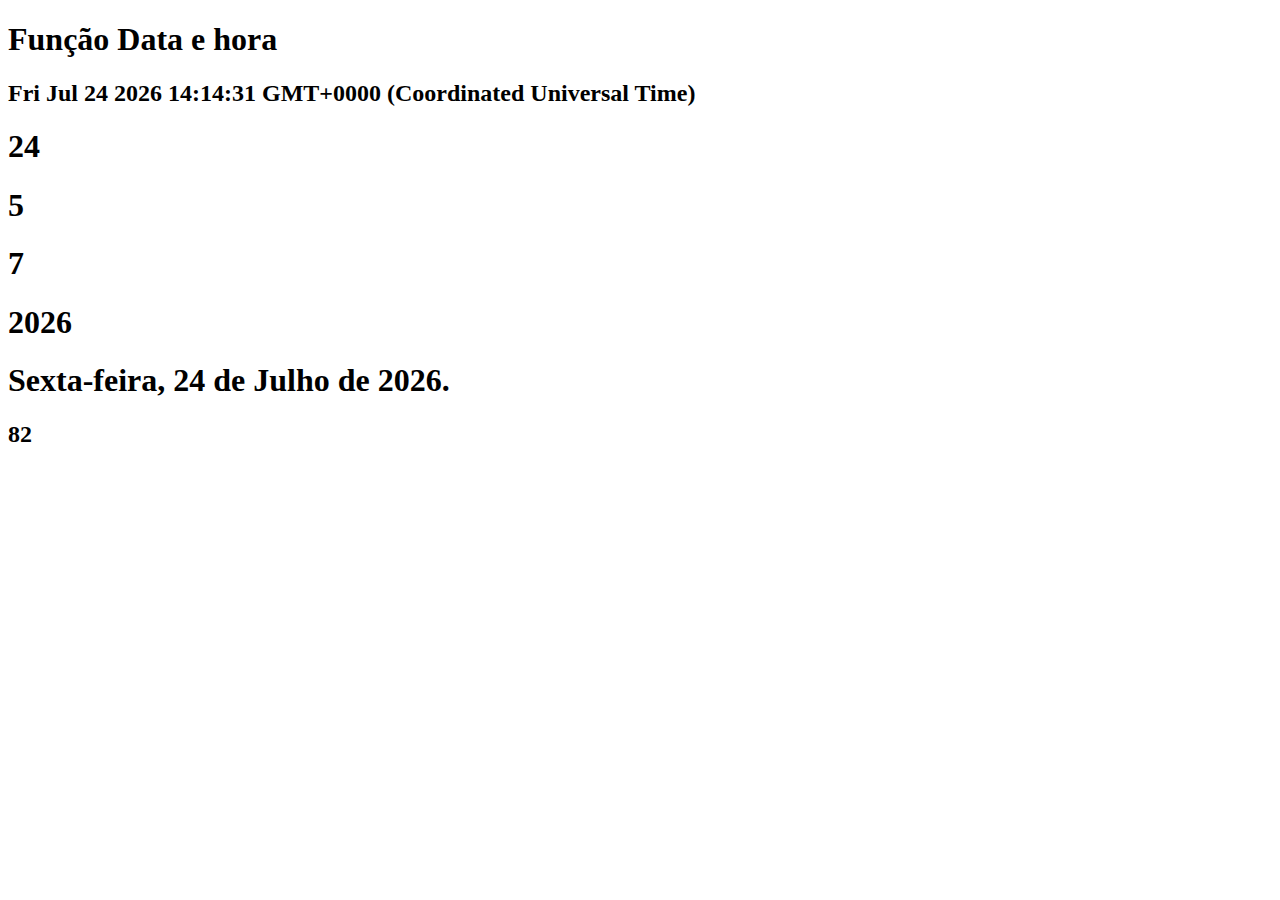
<file: index.html>
<!DOCTYPE html>
<html lang="en">
<head>
    <meta charset="UTF-8">
    <meta name="viewport" content="width=device-width, initial-scale=1.0">
    <title>Document</title>
</head>
<body>
    <h1>Função Data e hora</h1>
    <h2 id="horario"></h2>
    <h1 id="dia-data"></h1>
    <h1 id="dia">dia</h1>
    <h1 id="mes">mes</h1>
    <h1 id="ano">ano</h1>
    <h1 id="data-format">ano</h1>
    <h2 id="random"></h2>

    <script src="script.js"></script>
</body>
</html>
</file>
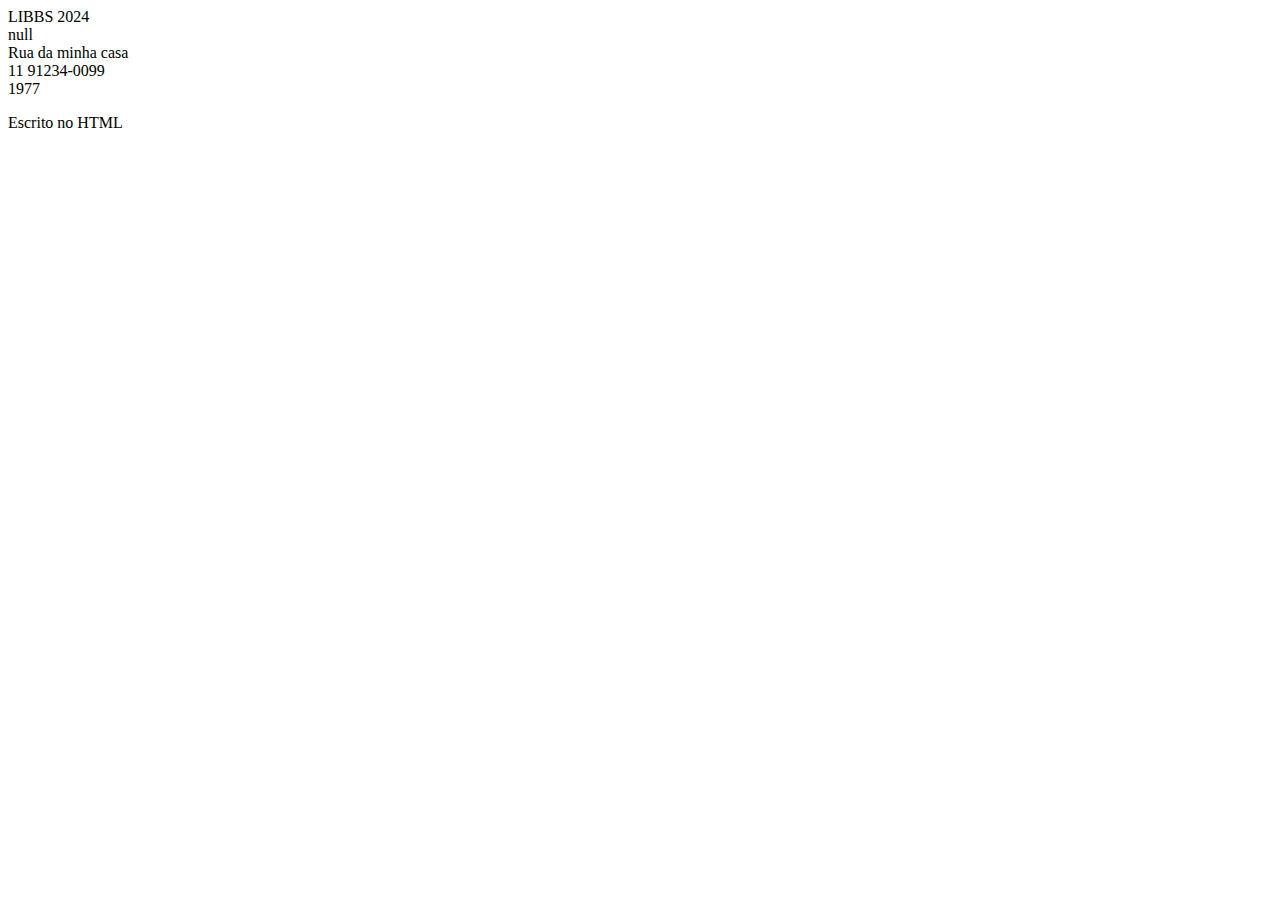
<file: aula-01/index.html>
<!DOCTYPE html>
<html lang="en">
  <head>
    <meta charset="UTF-8" />
    <meta name="viewport" content="width=device-width, initial-scale=1.0" />
    <title>Document</title>

    <script>
      /*
        Isto é um comentário...
        Projeto para as aulas do turma
        */
      //Também é um comentário
      document.write("LIBBS 2024" + "<br>");

      var nome;
      var endereco = "Rua da minha casa";
      var telefone = "11 91234-0099";
      var studing;
      const anoNascimento = 1977;

      //Mostrar msg e pegar uma informação
      nome = prompt("Qual o seu nome?");

      studing = confirm("Está estudando no momento?");
      console.log(typeof anoNascimento);
      console.log(typeof telefone);

      console.log(1 === "1");
      if (studing) {
        alert("Parabéns!!!");
      } else {
        alert("Vamos estudar...");
      }

      document.write(nome + "<br>");
      document.write(endereco + "<br>");
      document.write(telefone + "<br>");
      document.write(anoNascimento + "<br>");

      console.log("Estou aqui...");

      //Mostrar uma mensagem
      //   alert("Você chegou aqui...")
    </script>
  </head>
  <body>
    <p>Escrito no HTML</p>
  </body>
</html>
</file>
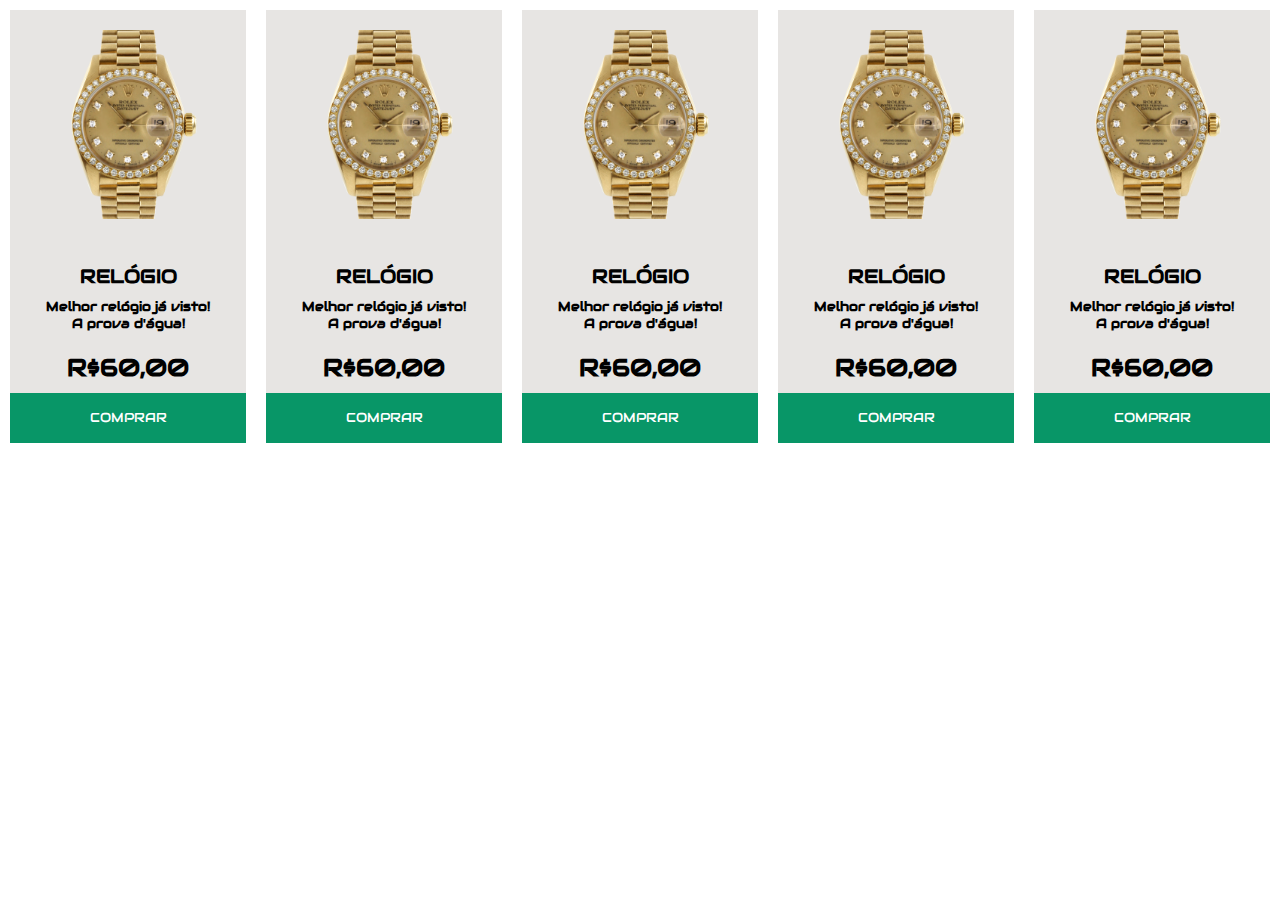
<file: aula-02/index.html>
<!DOCTYPE html>
<html lang="en">
  <head>
    <meta charset="UTF-8" />
    <meta name="viewport" content="width=device-width, initial-scale=1.0" />
    <link rel="stylesheet" href="style.css" />
    <link
      rel="stylesheet"
      href="https://fonts.googleapis.com/css?family=Audiowide"
    />

    <title>Document</title>
  </head>
  <body>
    <div id="container" class="container"></div>

    <script src="./script.js"></script>
  </body>
</html>
</file>
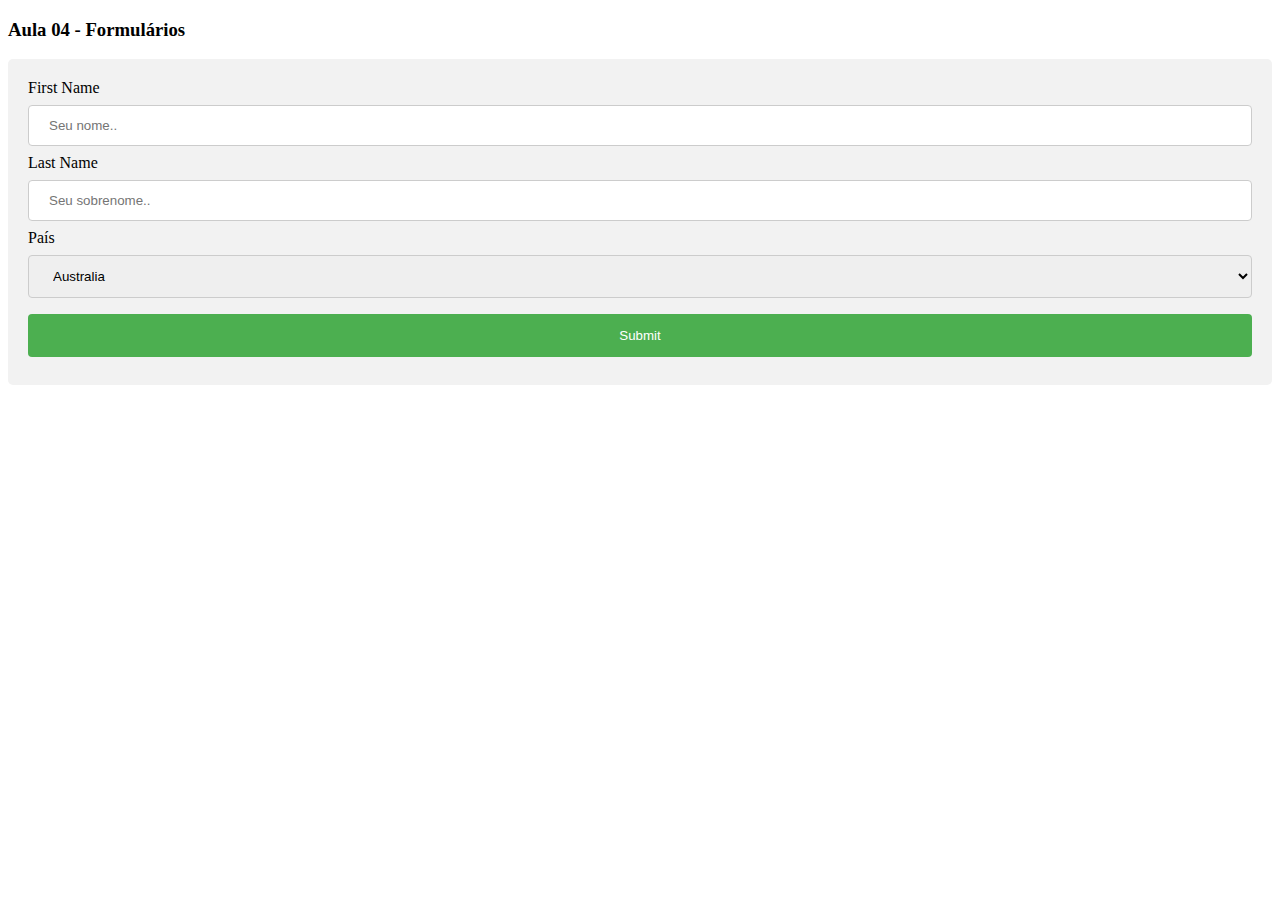
<file: aula-04/index.html>
<!DOCTYPE html>
<html lang="en">
<head>
    <meta charset="UTF-8">
    <meta name="viewport" content="width=device-width, initial-scale=1.0">
    <link rel="stylesheet" href="style.css">
    <title>Forms</title>
</head>
<body>
    <h3>Aula 04 - Formulários</h3>

<div>
  <form>
    <label for="fname">First Name</label>
    <input type="text" id="fname" name="firstname" placeholder="Seu nome..">

    <label for="lname">Last Name</label>
    <input type="text" id="lname" name="lastname" placeholder="Seu sobrenome..">

    <label for="country">País</label>
    <select id="country" name="country">
      <option value="australia">Australia</option>
      <option value="canada">Canada</option>
      <option value="usa">USA</option>
    </select>
  
    <input type="submit" value="Submit">
  </form>
</div>
</body>
</html>
</file>
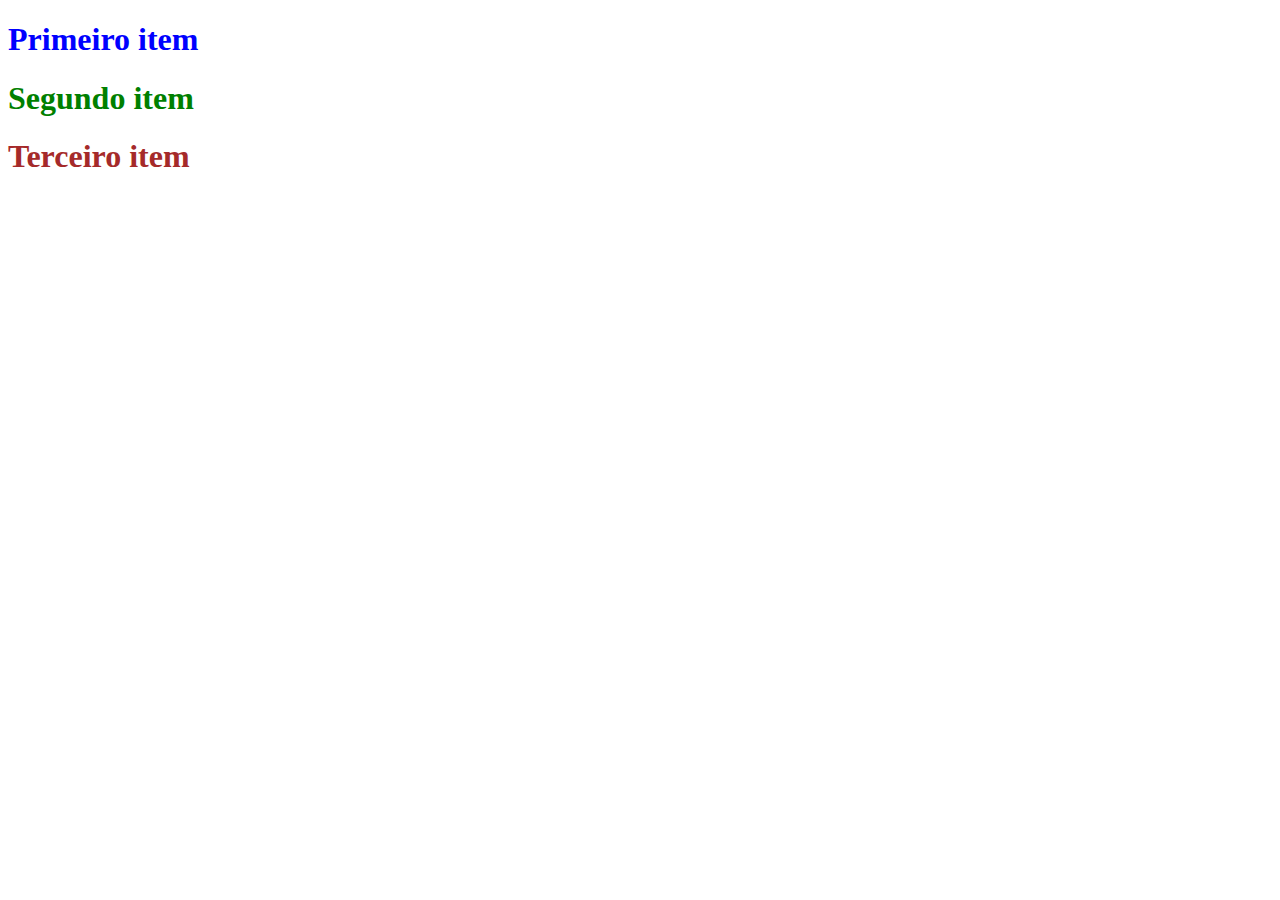
<file: aula-06/index.html>
<!DOCTYPE html>
<html lang="en">
<head>
    <meta charset="UTF-8">
    <meta name="viewport" content="width=device-width, initial-scale=1.0">
    <link rel="stylesheet" href="style.css">
    <title>Document</title>
</head>
<body>

    <main id="principal">

    </main>
    
    <script src="script.js"></script>
</body>
</html>
</file>
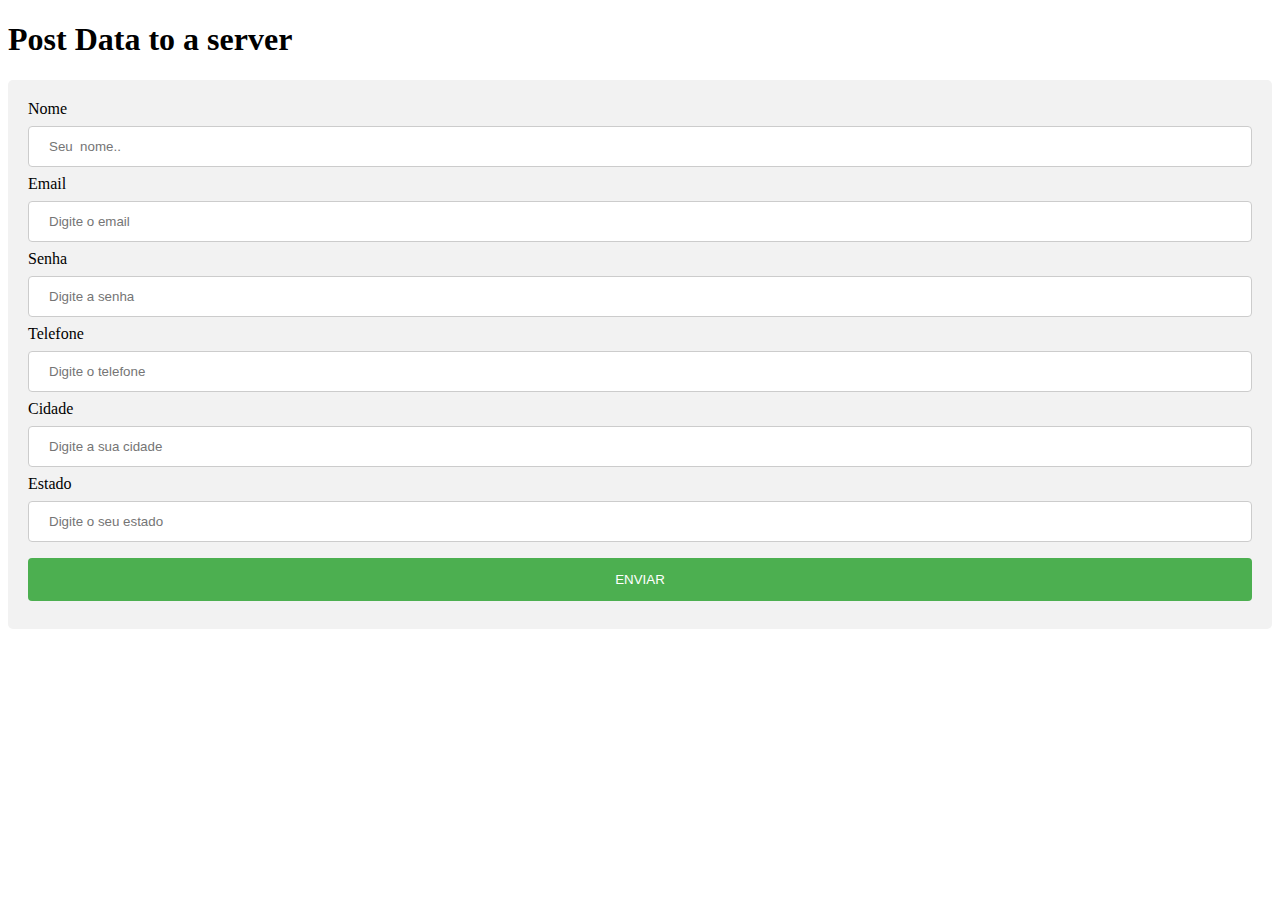
<file: aula-08/index.html>
<!DOCTYPE html>
<html lang="en">
<head>
    <meta charset="UTF-8">
    <meta name="viewport" content="width=device-width, initial-scale=1.0">
    <link rel="stylesheet" href="style.css">
    <title>POST Data to a server</title>
</head>
<body>
    <h1>Post Data to a server</h1>

    <div>
        <form id="form" method="post">
          <label for="name">Nome</label>
          <input type="text" id="name" name="name" placeholder="Seu  nome..">

          <label for="email">Email</label>
          <input type="text" id="email" name="email" placeholder="Digite o email">

          <label for="password">Senha</label>
          <input type="text" id="password" name="password" placeholder="Digite a senha">

          <label for="phone">Telefone</label>
          <input type="text" id="phone" name="phone" placeholder="Digite o telefone">

          <label for="city">Cidade</label>
          <input type="text" id="city" name="city" placeholder="Digite a sua cidade">

          <label for="state">Estado</label>
          <input type="text" id="state" name="state" placeholder="Digite o seu estado">
      
              
          <input type="submit" value="ENVIAR">
        </form>
      </div>
    
    <script src="script.js"></script>
</body>
</html>
</file>
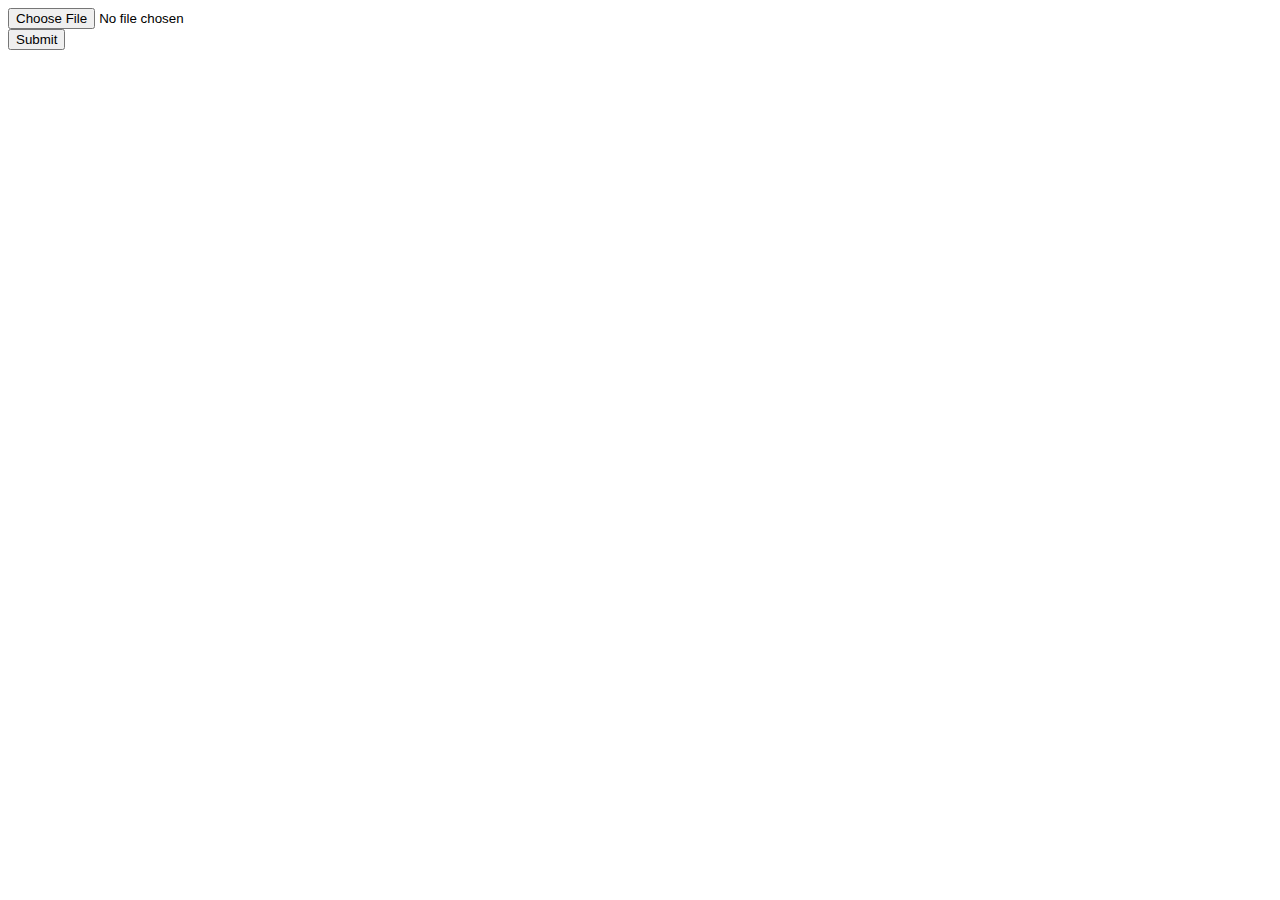
<file: aula-09/index.html>
<!DOCTYPE html>
<html lang="en">
  <head>
    <meta charset="UTF-8" />
    <meta name="viewport" content="width=device-width, initial-scale=1.0" />
    <title>Document</title>
  </head>
  <body>
    <form action="" method="post" enctype="multipart/form-data">
      <input type="file" name="image" id="image" /><br />
      <input type="submit" name="submit" value="Submit" id="btn"/>
    </form>
    <script src="script.js"></script>
  </body>
</html>
</file>
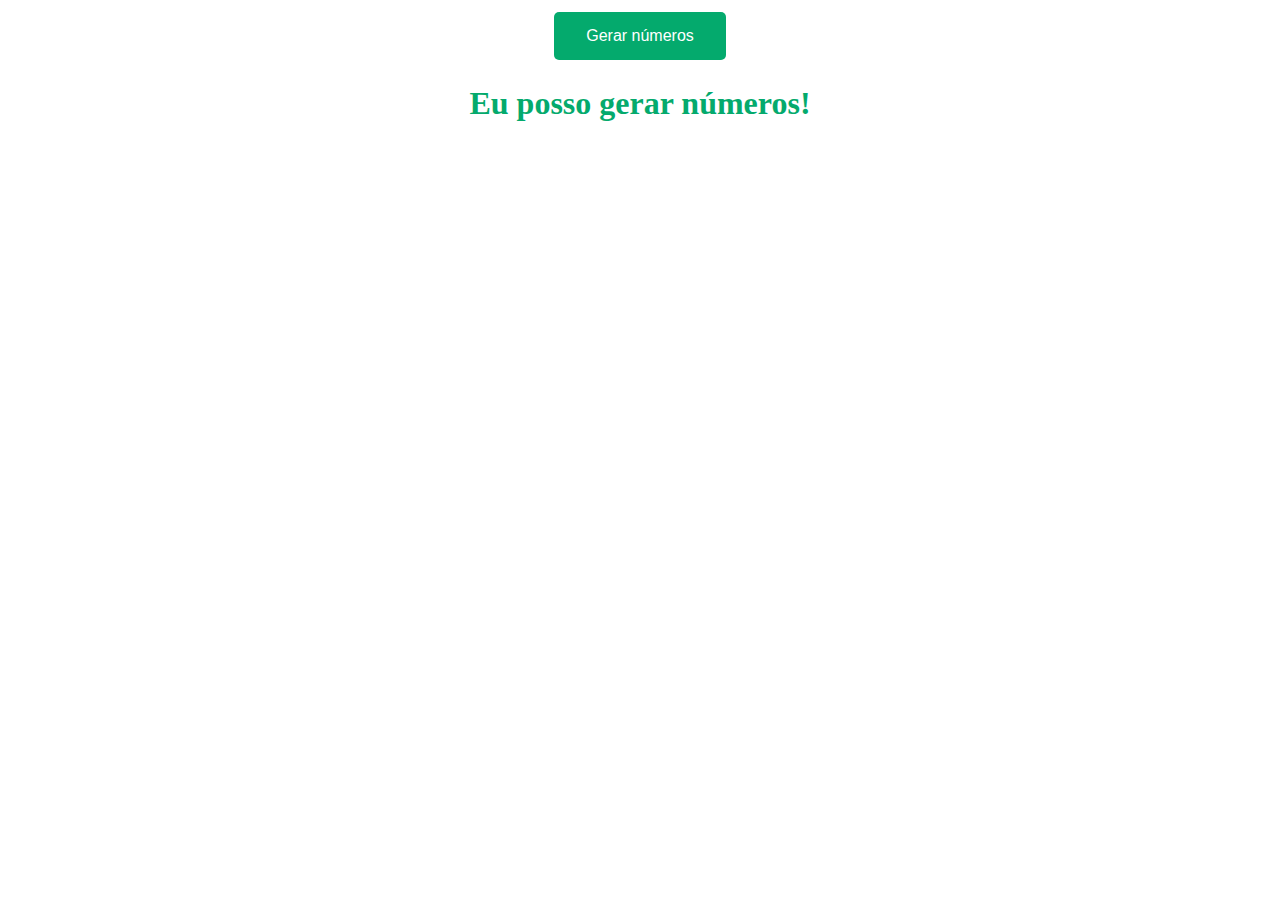
<file: aula-05/atividade1/index.html>
<!DOCTYPE html>
<html lang="en">

<head>
    <meta charset="UTF-8">
    <meta name="viewport" content="width=device-width, initial-scale=1.0">
    <link rel="stylesheet" href="style.css">
    <title>Document</title>
</head>

<body>
    <main>
        <button class="button button2" id="start">Gerar números</button>
        <h1>Eu posso gerar números!</h1>
        <div class="grid-container" id="grid">

        </div>
    </main>



    <script src="script.js"></script>
</body>

</html>
</file>
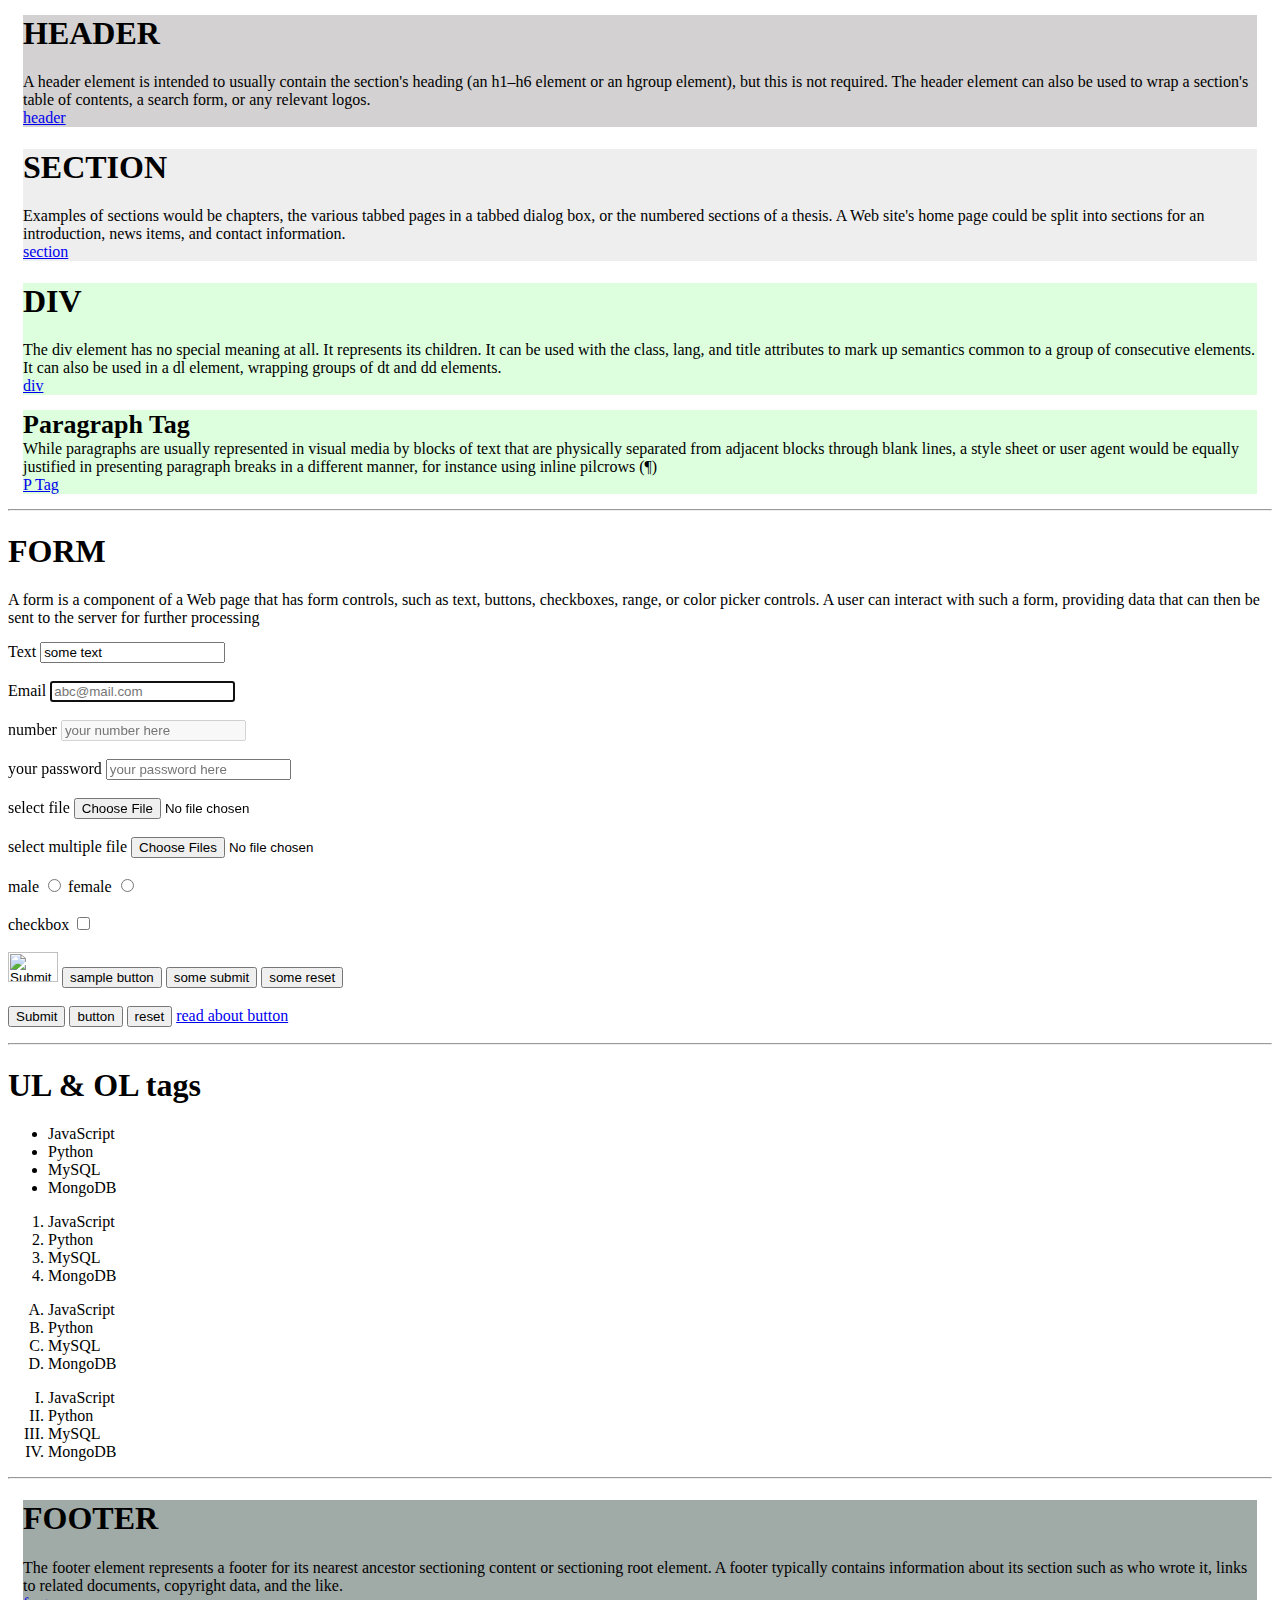
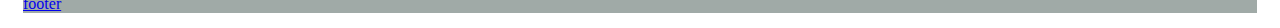
<file: aula-03/001.html>
<html lang="en">

<head>
    <meta charset="UTF-8">
    <meta name="viewport" content="width=device-width, initial-scale=1.0">
    <title>HTML & HTML-Forms</title>
   <link rel="stylesheet" href="style.css">
</head>

<body>
    <header>
        <h1>
            HEADER
        </h1>
        A header element is intended to usually contain the section's heading (an h1–h6 element or an hgroup element),
        but this is not required. The header element can also be used to wrap a section's table of contents, a search
        form, or any relevant logos. <br>
        <a href="https://html.spec.whatwg.org/multipage/sections.html#the-header-element" target="_blank">header</a>
    </header>

    <section>
        <h1>SECTION</h1>
        Examples of sections would be chapters, the various tabbed pages in a tabbed dialog box, or the numbered
        sections of a thesis. A Web site's home page could be split into sections for an introduction, news items, and
        contact information. <br>
        <a href="https://html.spec.whatwg.org/multipage/sections.html#the-section-element" target="_blank">section</a>
    </section>

    <div>
        <h1>DIV</h1>
        The div element has no special meaning at all. It represents its children. It can be used with the class, lang,
        and title attributes to mark up semantics common to a group of consecutive elements. It can also be used in a dl
        element, wrapping groups of dt and dd elements. <br>
        <a href="https://html.spec.whatwg.org/multipage/grouping-content.html#the-div-element" target="_blank">div</a>
    </div>

    <p>
        <span>Paragraph Tag</span><br>
        While paragraphs are usually represented in visual media by blocks of text that are physically separated from
        adjacent blocks through blank lines, a style sheet or user agent would be equally justified in presenting
        paragraph breaks in a different manner, for instance using inline pilcrows (¶) <br>
        <a href="https://html.spec.whatwg.org/multipage/grouping-content.html#the-p-element" target="_blank">P Tag</a>
    </p>
    <hr>
    <p>
    <h1>FORM</h1>
    A form is a component of a Web page that has form controls, such as text, buttons, checkboxes, range, or color
    picker controls. A user can interact with such a form, providing data that can then be sent to the server for
    further processing
    </p>
    <form autocomplete="off">
        <label for="text">Text</label>
        <input type="text" name="text" id="text" value="some text" placeholder="your text here" required
            minlength="3"><br><br>
        <label for="email">Email</label>
        <input type="email" name="email" id="email" placeholder="abc@mail.com" autofocus autocomplete="on"><br><br>
        <label for="number">number</label>
        <input type="number" name="number" id="number" value="some number" placeholder="your number here"
            disabled><br><br>
        <label for="password">your password</label>
        <input type="password" name="password" id="password" placeholder="your password here" maxlength="5"><br><br>
        <label for="file">select file</label>
        <input type="file" name="file" id="file" placeholder="your file here"><br><br>
        <label for="file">select multiple file</label>
        <input type="file" name="file" id="file" placeholder="your file here" multiple><br><br>
        <label for="male">male</label>
        <input type="radio" name="radio" id="male" value="Male">
        <label for="female">female</label>
        <input type="radio" name="radio" id="female" value="Female"><br><br>
        <label for="checkbox">checkbox</label>
        <input type="checkbox" name="checkbox" id="checkbox" value="check"><br><br>

        <input type="image" src="https://www.freelogodesign.org/Content/img/logo-samples/flooop.png" name="img" id="img"
            height="30" width="50">
        <input type="button" name="button" id="button" value="sample button">
        <input type="submit" name="submit" id="submit" value="some submit">
        <input type="reset" name="reset" id="reset" value="some reset"><br><br>

        <button type="submit">Submit</button>
        <button>button</button>
        <button type="reset">reset</button>
        <a href="http://particletree.com/features/rediscovering-the-button-element/" target="_blank">read about
            button</a>
    </form>
    <hr>
    <h1>UL & OL tags</h1>
    <ul>
        <li>JavaScript</li>
        <li>Python</li>
        <li>MySQL</li>
        <li>MongoDB</li>
    </ul>

    <ol type="1">
        <li>JavaScript</li>
        <li>Python</li>
        <li>MySQL</li>
        <li>MongoDB</li>
    </ol>

    <ol type="A">
        <li>JavaScript</li>
        <li>Python</li>
        <li>MySQL</li>
        <li>MongoDB</li>
    </ol>

    <ol type="I">
        <li>JavaScript</li>
        <li>Python</li>
        <li>MySQL</li>
        <li>MongoDB</li>
    </ol>



    <hr>
    <footer>
        <h1>
            FOOTER
        </h1>
        The footer element represents a footer for its nearest ancestor sectioning content or sectioning root element. A
        footer typically contains information about its section such as who wrote it, links to related documents,
        copyright data, and the like. <br>
        <a href="https://html.spec.whatwg.org/multipage/sections.html#the-footer-element" target="_blank">footer</a>
    </footer>

    <script src="js001.js"></script>
</body>

</html>
</file>
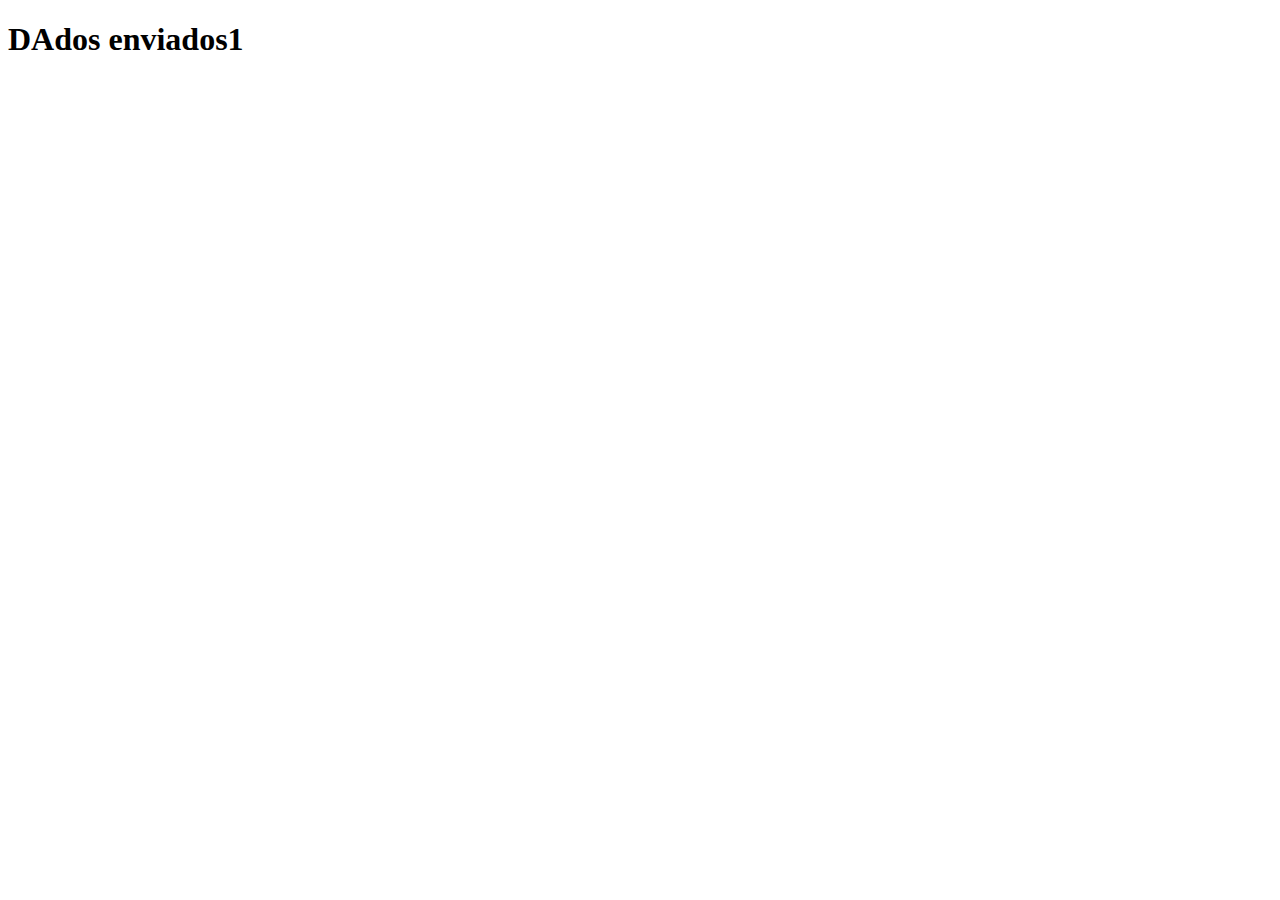
<file: aula-04/final.html>
<!DOCTYPE html>
<html lang="en">
<head>
    <meta charset="UTF-8">
    <meta name="viewport" content="width=device-width, initial-scale=1.0">
    <title>Document</title>
</head>
<body>
    <h1>DAdos enviados1</h1>
</body>
</html>
</file>
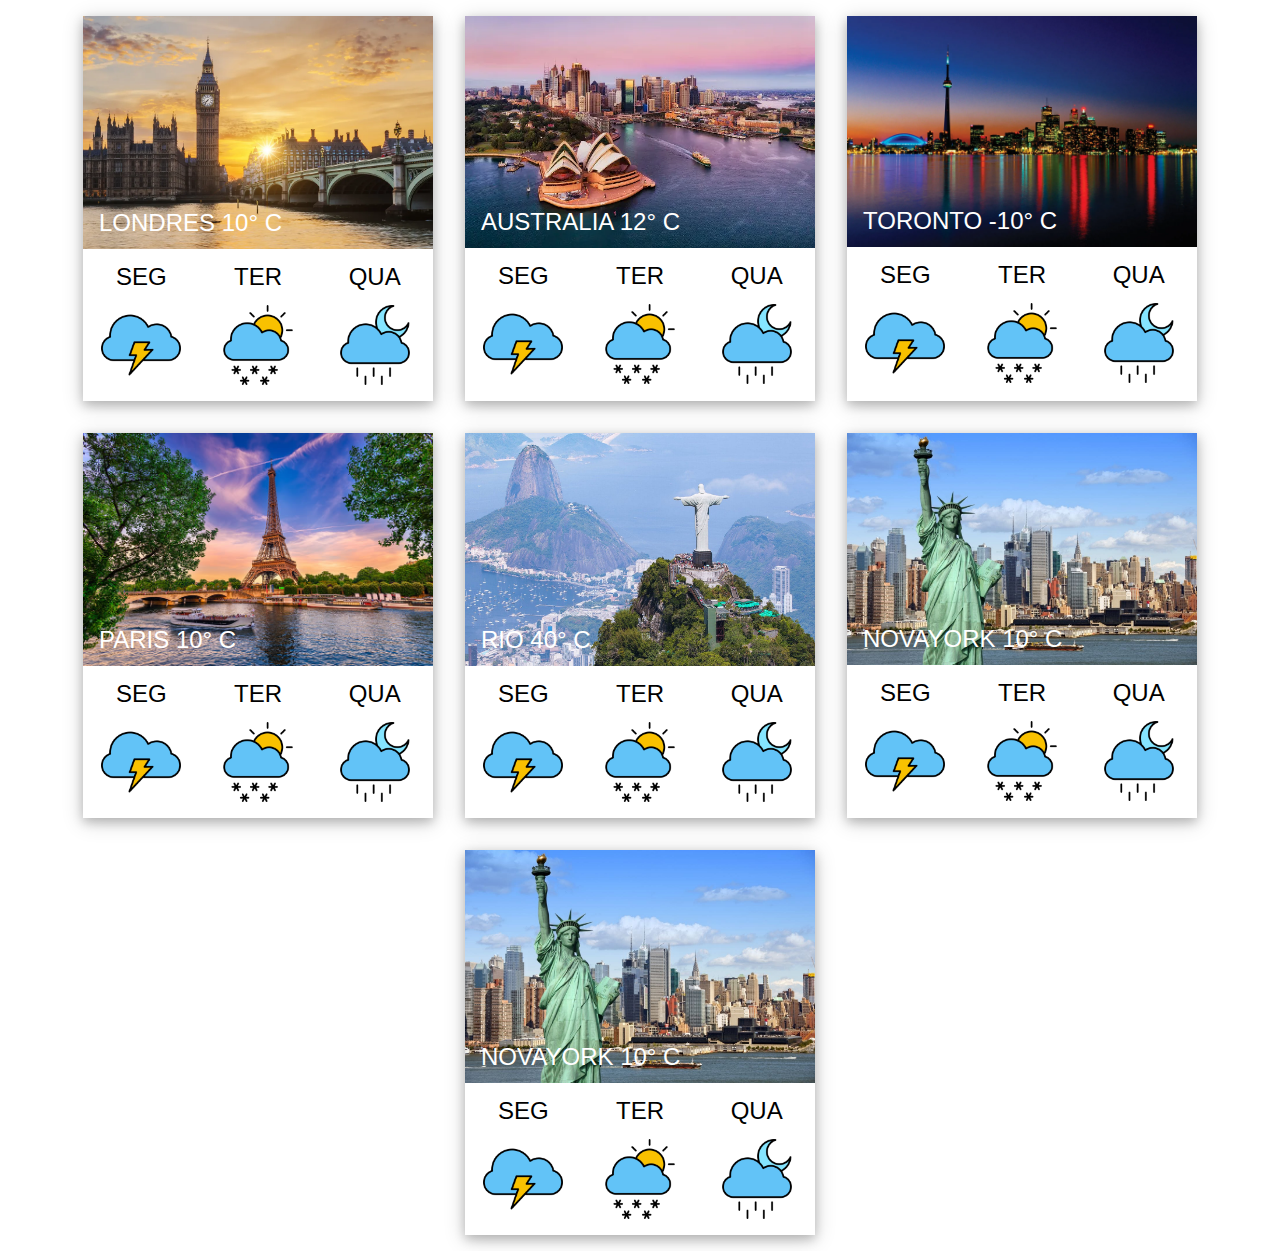
<file: aula-06/atividade/atividade.html>
<!DOCTYPE html>
<html lang="en">

<head>
    <meta charset="UTF-8">
    <meta name="viewport" content="width=device-width, initial-scale=1.0">
    <link rel="stylesheet" href="style.css">
    <link rel="stylesheet" href="https://www.w3schools.com/w3css/4/w3.css">
    <title>Clima Tempo</title>
</head>

<body>
    <main id="main" class="main">
    </main>
    <script src="script.js"></script>
</body>

</html>
</file>
<file: aula-02/style.css>
* {
    margin: 0;
    padding: 0;
    font-family: "Audiowide", sans-serif;

}
.cor {
    color: blueviolet;
}

.container{
    display: flex;
}

.card {
    width: 300px;
    background-color: rgb(231, 229, 227);
    text-align: center;
    margin: 10px;
}
img {
    width: 80%;
    padding: 20px;
    
}

button {
    width: 100%;
    height: 50px;
    color: white;
    background-color: rgb(8, 150, 103);
    border: none;
}

h2, h3 {
    padding-bottom: 10px;
    padding-top: 20px;
}
</file>
<file: aula-04/style.css>
input[type=text], select {
    width: 100%;
    padding: 12px 20px;
    margin: 8px 0;
    display: inline-block;
    border: 1px solid #ccc;
    border-radius: 4px;
    box-sizing: border-box;
  }
  
  input[type=submit] {
    width: 100%;
    background-color: #4CAF50;
    color: white;
    padding: 14px 20px;
    margin: 8px 0;
    border: none;
    border-radius: 4px;
    cursor: pointer;
  }
  
  input[type=submit]:hover {
    background-color: #45a049;
  }
  
  div {
    border-radius: 5px;
    background-color: #f2f2f2;
    padding: 20px;
  }
</file>
<file: aula-06/style.css>
.color {
    background-color: rgb(191, 153, 227);
    border-radius: 20px;
}
</file>
<file: aula-08/style.css>
input[type=text], select {
    width: 100%;
    padding: 12px 20px;
    margin: 8px 0;
    display: inline-block;
    border: 1px solid #ccc;
    border-radius: 4px;
    box-sizing: border-box;
  }
  
  input[type=submit] {
    width: 100%;
    background-color: #4CAF50;
    color: white;
    padding: 14px 20px;
    margin: 8px 0;
    border: none;
    border-radius: 4px;
    cursor: pointer;
  }
  
  input[type=submit]:hover {
    background-color: #45a049;
  }
  
  div {
    border-radius: 5px;
    background-color: #f2f2f2;
    padding: 20px;
  }
</file>
<file: aula-05/atividade1/style.css>
main {
  display: flex;
  flex-direction: column;
  align-items: center;
}

.grid-container {
  display: grid;
  grid-template-columns: auto auto auto;
  padding: 10px;
  gap: 10px;
}
.grid-item {
  background-color: #04AA6D;
  border: none;
  color: white;
  padding: 20px;
  font-size: 30px;
  text-align: center;
  border-radius: 5px;
  box-shadow: 0 12px 16px 0 rgba(0, 0, 0, 0.24), 0 17px 50px 0 rgba(0, 0, 0, 0.19);
}
.button {
  background-color: #04AA6D;
  /* Green */
  border: none;
  border-radius: 5px;
  color: white;
  padding: 15px 32px;
  text-align: center;
  text-decoration: none;
  display: inline-block;
  font-size: 16px;
  margin: 4px 2px;
  cursor: pointer;
  -webkit-transition-duration: 0.4s;
  /* Safari */
  transition-duration: 0.4s;
}
.button2:hover {
  box-shadow: 0 12px 16px 0 rgba(0, 0, 0, 0.24), 0 17px 50px 0 rgba(0, 0, 0, 0.19);
}
h1{
  color: #04AA6D;
}
</file>
<file: aula-03/style.css>
header {
    margin: 15px;
    background-color: #d3d1d1;
}

section {
    margin: 15px;
    background-color: #EEEEEE;
}

div {
    background-color: #DDFFDD;
    margin: 15px;
}

p {
    background-color: #DDFFDD;
    margin: 15px;
}

p span {
    font-size: 26px;
    font-weight: bolder;
}

footer {
    margin: 15px;
    background-color: #72807cab;
}
</file>
<file: aula-06/atividade/style.css>
.main {
    display: flex;
    flex-direction: row;
    flex-wrap: wrap;
    justify-content: center;
}
</file>
